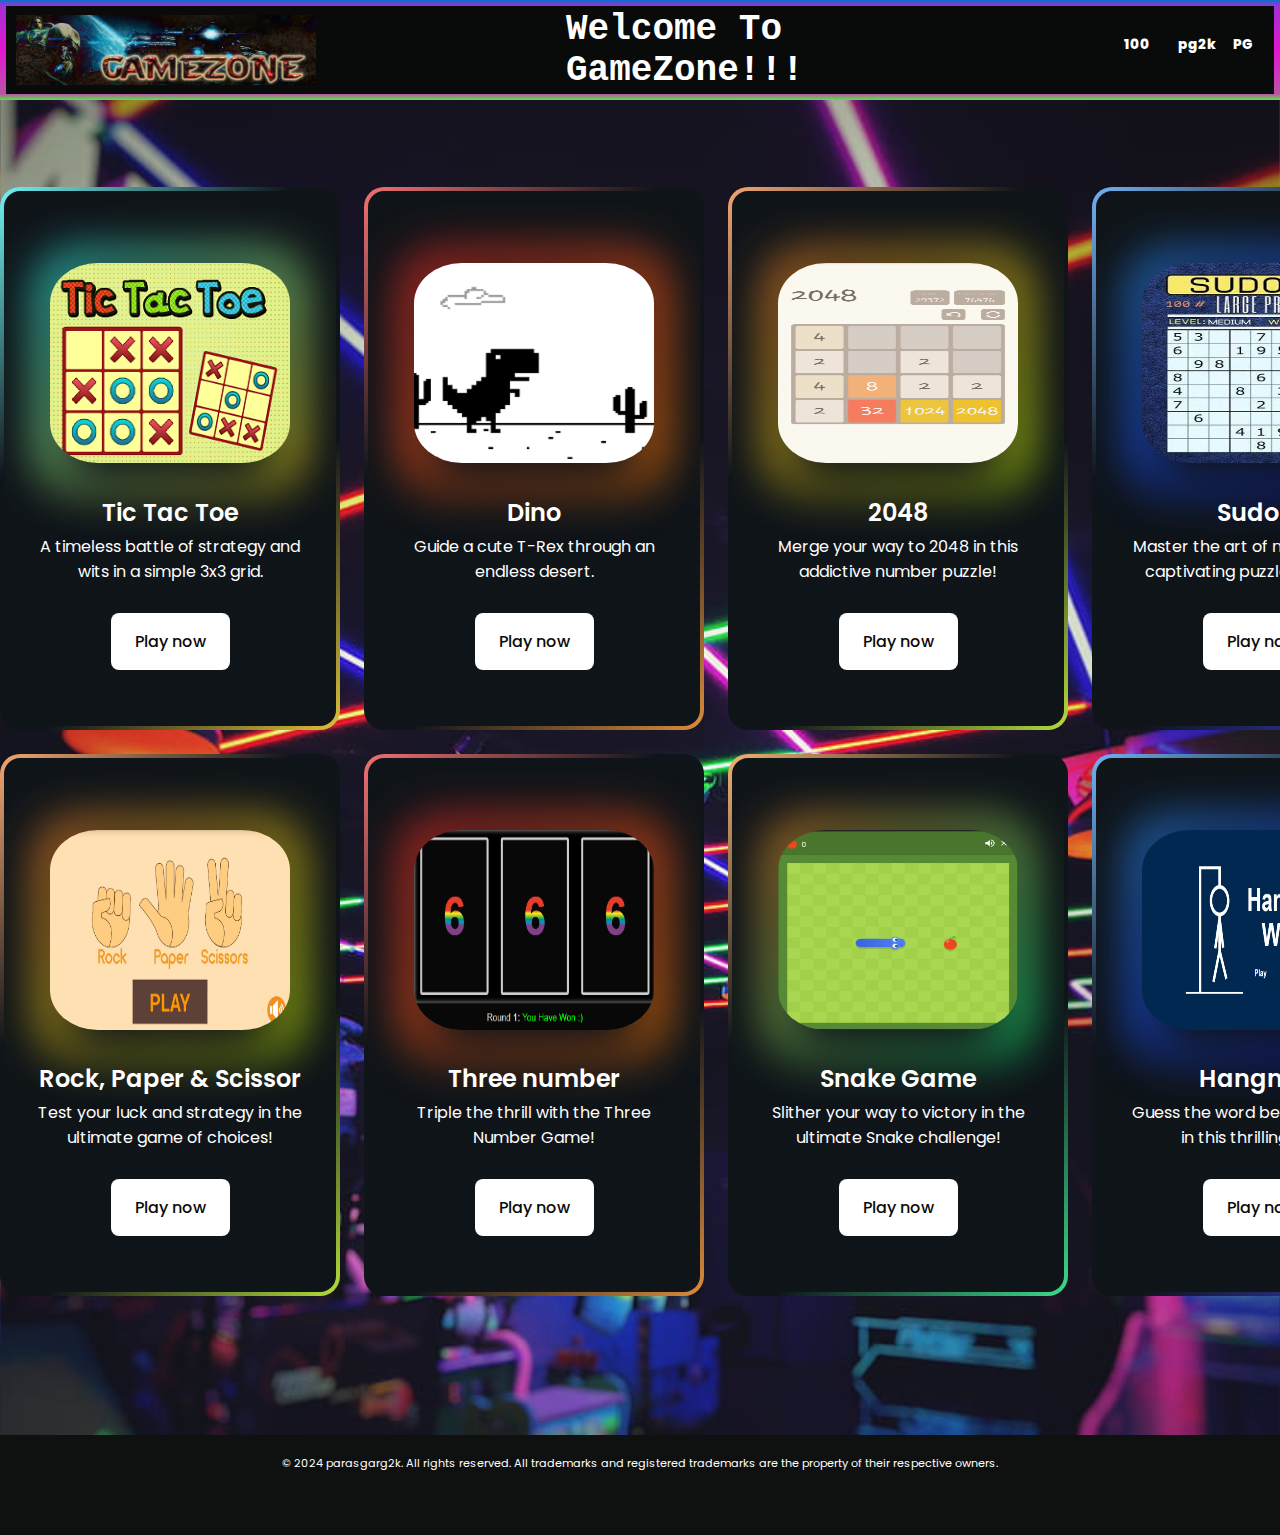
<file: index.html>
<!DOCTYPE html>
   <html lang="en">
   <head>
      <meta charset="UTF-8">
      <meta name="viewport" content="width=device-width, initial-scale=1.0">
      <!--=============== CSS ===============-->
      <link rel="stylesheet" href="style.css">
      <link
      rel="stylesheet"
      href="https://cdnjs.cloudflare.com/ajax/libs/font-awesome/6.5.1/css/all.min.css"
      integrity="sha512-DTOQO9RWCH3ppGqcWaEA1BIZOC6xxalwEsw9c2QQeAIftl+Vegovlnee1c9QX4TctnWMn13TZye+giMm8e2LwA=="
      crossorigin="anonymous"
      referrerpolicy="no-referrer"
    />
      <title>GameZone</title>
   </head>

   <body>
    <!-- navbar -->
    <div class="navbar">
        <div class="nav-logo border">
          <div class="logo"></div>
        </div>

        <div class="welcome">
            <h2> Welcome To GameZone!!!</h2>
        </div>
       

        <div class="nav-address icon">
          <div class="add-icon">
            <i class="fa-solid fa-coins"></i>
            <p class="add-2nd">100</p>
          </div>
        </div>

        <div class="nav-address icon">
            <div class="add-icon">
                <i class="fa-solid fa-user-secret"></i>
              <p class="add-2nd">pg2k</p>
            </div>
          </div>

          <div class="nav-address icon">
            <div class="add-icon">
                <i class="fa-solid fa-circle-user"></i>
              <p class="add-2nd">PG</p>
            </div>
          </div>

<!-- Cards     -->
      </div>
      <div class="container">
         <div class="card__container">
            <article class="card__article card__green">
               <div class="card__scale-1"></div>
               <div class="card__scale-2"></div>

               <div class="card">
                <div class="card__border">
                    <img src="img1.PNG" alt="card image" class="card__img">
                </div>
   
               <div class="card__data">
                  <h2 class="card__title">Tic Tac Toe</h2>
                  
                  <p class="card__description">
                     A timeless battle of strategy and wits in a simple 3x3 grid.
                  </p>

                  <a href="tictactoe\\index.html" class="card__button">
                     Play now
                  </a>
               </div>
            </article>
   
            <article class="card__article card__orange">
               <div class="card__scale-1"></div>
               <div class="card__scale-2"></div>

               <div class="card">
                <div class="card__border">
                    <img src="dinoimg.png" alt="card image" class="card__img">
                </div>
   
                <div class="card__data">
                    <h2 class="card__title">Dino</h2>
                    
                    <p class="card__description">
                     Guide a cute T-Rex through an endless desert.
                    </p>
  
                    <a href="dino\\index.html" class="card__button">
                       Play now
                    </a>
                 </div>
            </article>
   
            <article class="card__article card__3">
               <div class="card__scale-1"></div>
               <div class="card__scale-2"></div>

               <div class="card">
                <div class="card__border">
                    <img src="2048img.png" alt="card image" class="card__img">
                </div>
                <div class="card__data">
                    <h2 class="card__title">2048</h2>
                    
                    <p class="card__description">
                       Merge your way to 2048 in this addictive number puzzle!
                    </p>
  
                    <a href="2048\\index.html" class="card__button">
                       Play now
                    </a>
                 </div>
            </article>

            <article class="card__article ">
               <div class="card__scale-1"></div>
               <div class="card__scale-2"></div>

               <div class="card">
                   <div class="card__border">
                       <img src="sudokoimg.jpeg" alt="card image" class="card__img">
                   </div>
   
                   <div class="card__data">
                       <h2 class="card__title">Sudoko</h2>
                       
                       <p class="card__description">
                          Master the art of numbers in this captivating puzzle adventure!
                       </p>
     
                       <a href="sudoko\\index.html" class="card__button">
                          Play now
                       </a>
                    </div>
            </article>

            <article class="card__article card__3">
                <div class="card__scale-1"></div>
                <div class="card__scale-2"></div>
 
                <div class="card">
                    <div class="card__border">
                        <img src="rps.jpg" alt="card image" class="card__img">
                    </div>
    
                    <div class="card__data">
                        <h2 class="card__title">Rock, Paper & Scissor</h2>
                        
                        <p class="card__description">
                           Test your luck and strategy in the ultimate game of choices!
                        </p>
      
                        <a href="sps\\index.html" class="card__button">
                           Play now
                        </a>
                     </div>
             </article>

             

             <article class="card__article card__orange">
                <div class="card__scale-1"></div>
                <div class="card__scale-2"></div>
                <div class="card">
                    <div class="card__border">
                        <img src="3no.png" alt="card image" class="card__img">
                    </div>
                    <div class="card__data">
                        <h2 class="card__title">Three number</h2>
                        
                        <p class="card__description">
                           Triple the thrill with the Three Number Game!
                        </p>
      
                        <a href="threeno\\index.html" class="card__button">
                           Play now
                        </a>
                     </div>
             </article>

             <article class="card__article card__4">
               <div class="card__scale-1"></div>
               <div class="card__scale-2"></div>

               <div class="card">
                <div class="card__border">
                    <img src="sg.png" alt="card image" class="card__img">
                </div>
   
                <div class="card__data">
                    <h2 class="card__title">Snake Game</h2>
                    
                    <p class="card__description">
                     Slither your way to victory in the ultimate Snake challenge!
                    </p>
  
                    <a href="snake\\index.html" class="card__button">
                       Play now
                    </a>
                 </div>
            </article>

            <article class="card__article">
               <div class="card__scale-1"></div>
               <div class="card__scale-2"></div>

               <div class="card">
                <div class="card__border">
                    <img src="hang.png" alt="card image" class="card__img">
                </div>
   
                <div class="card__data">
                    <h2 class="card__title">Hangman</h2>
                    
                    <p class="card__description">
                     Guess the word before you hang, in this thrilling game!
                    </p>
  
                    <a href="hangman\\index.html" class="card__button">
                       Play now
                    </a>
                 </div>
            </article>
         </div>
      </div>
   
    <!-- footer -->
    <div class="footpanel4"> 
        <div class="pages">
         <i class="fa-brands fa-square-instagram"></i>
         <i class="fa-brands fa-square-github"></i>
         <i class="fa-brands fa-square-x-twitter"></i>
         <i class="fa-brands fa-square-snapchat"></i>
        </div>
        <div class="copyright">
          <p>© 2024 parasgarg2k. All rights reserved. All trademarks and registered trademarks are the property of their respective owners.</p>
        </div>
      </div>
    </div>
   </body>
</html>
</file>
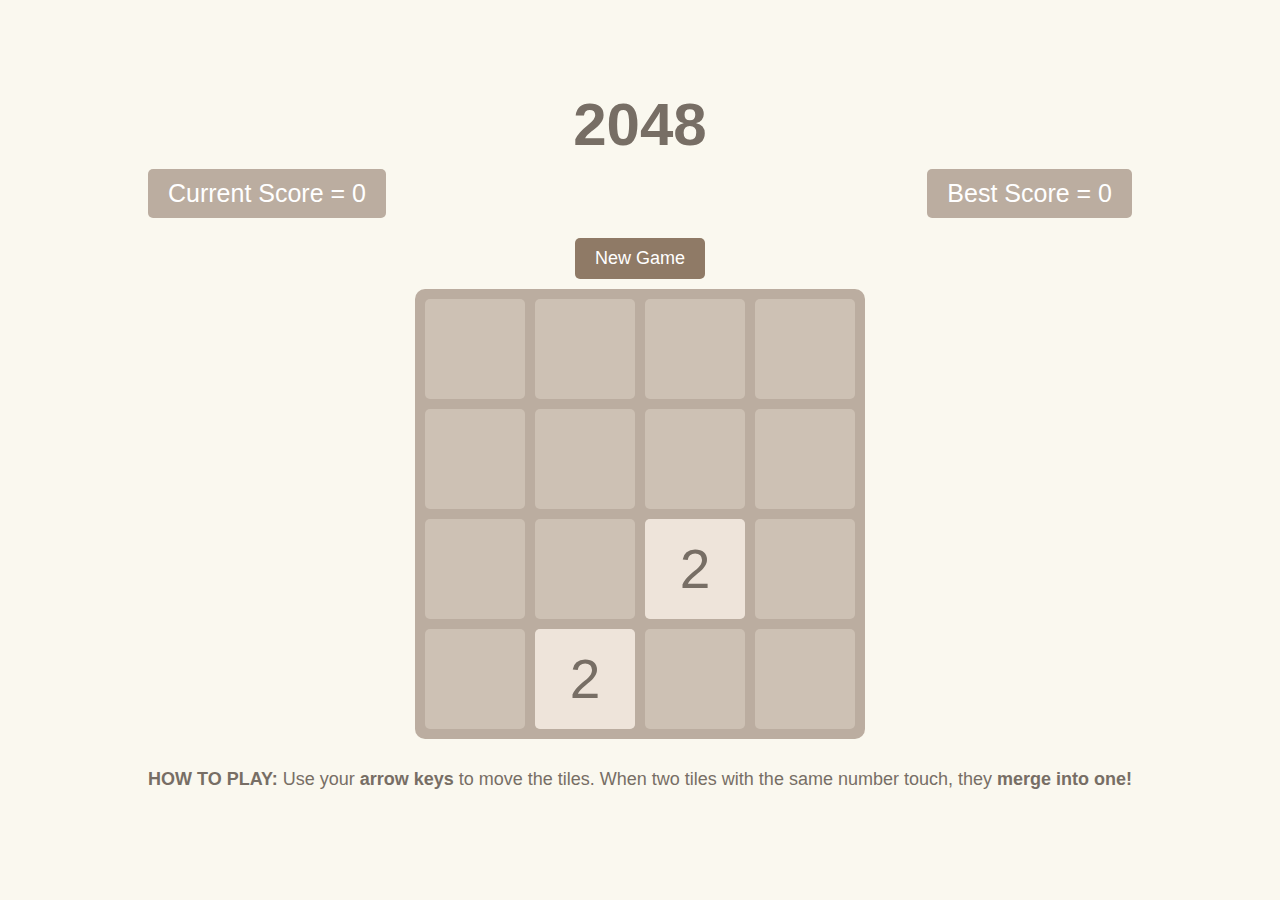
<file: 2048/index.html>
<!DOCTYPE html>
<html lang="en">
<head>
    <meta charset="UTF-8">
    <meta name="viewport" content="width=device-width, initial-scale=1.0">
    <title>2048 Game</title>
    <link rel="stylesheet" href="styles.css">
</head>
<body>
    <div class="container">
        <div class="heading">
            <h1>2048</h1>
            <div class="scores-container">
                <div class="score-container">Current Score = 0</div>
                <div class="best-container">Best Score = 0</div>
            </div>
            <button class="new-game-button">New Game</button>
        </div>
        <div class="game-container">
            <div class="grid-container">
                <div class="grid-row">
                    <div class="grid-cell"></div>
                    <div class="grid-cell"></div>
                    <div class="grid-cell"></div>
                    <div class="grid-cell"></div>
                </div>
                <div class="grid-row">
                    <div class="grid-cell"></div>
                    <div class="grid-cell"></div>
                    <div class="grid-cell"></div>
                    <div class="grid-cell"></div>
                </div>
                <div class="grid-row">
                    <div class="grid-cell"></div>
                    <div class="grid-cell"></div>
                    <div class="grid-cell"></div>
                    <div class="grid-cell"></div>
                </div>
                <div class="grid-row">
                    <div class="grid-cell"></div>
                    <div class="grid-cell"></div>
                    <div class="grid-cell"></div>
                    <div class="grid-cell"></div>
                </div>
            </div>
            <div class="tile-container"></div>
        </div>
        <p class="game-explanation">
            <strong>HOW TO PLAY:</strong> Use your <strong>arrow keys</strong> to move the tiles. When two tiles with the same number touch, they <strong>merge into one!</strong>
        </p>
    </div>
    <script src="game.js"></script>
</body>
</html>
</file>
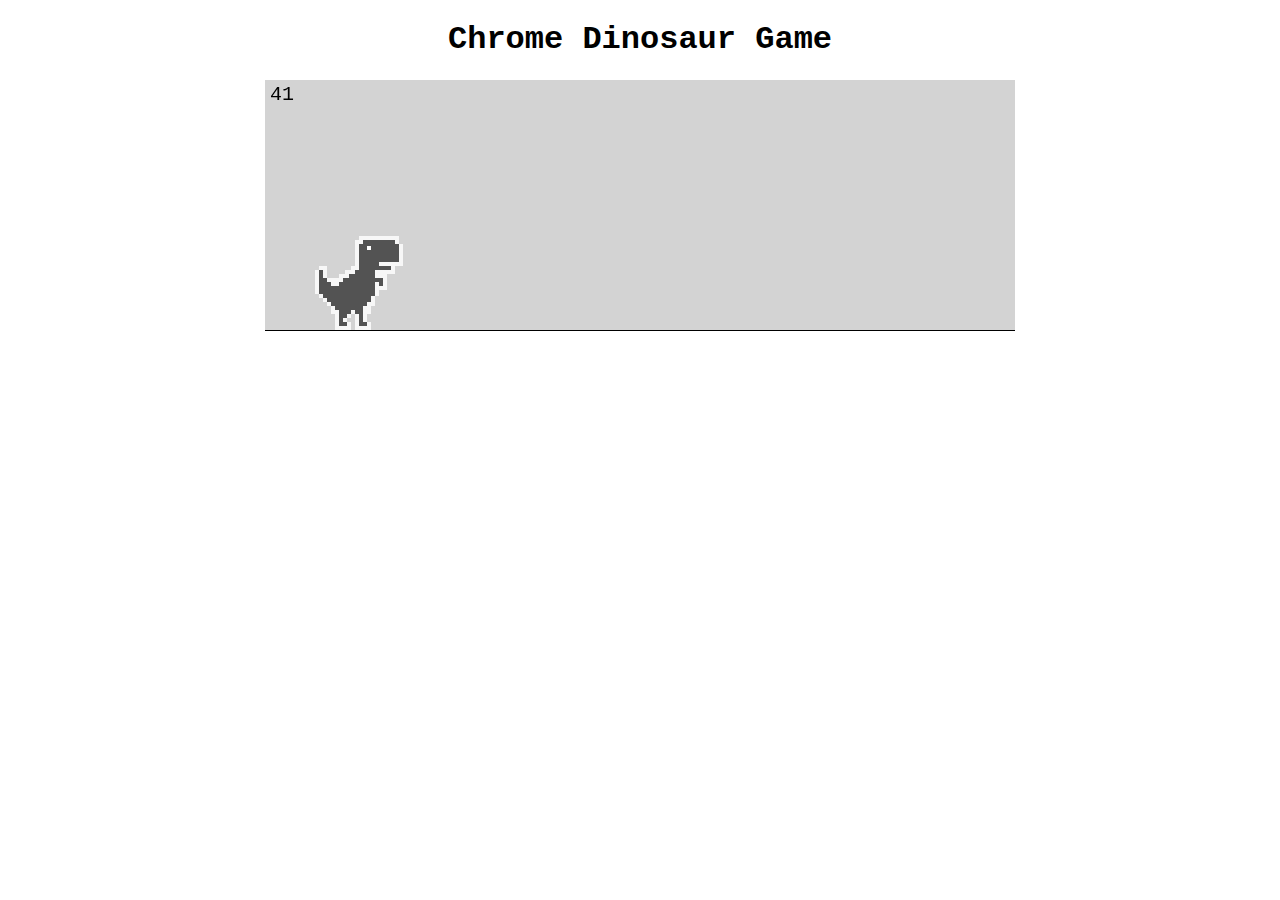
<file: dino/index.html>
<!DOCTYPE html>
<html>
    <head>
        <meta charset="UTF-8">
        <meta name="viewport", content="width=device-width, initial-scale=1.0">
        <title>Chrome Dinosaur Game</title>
        <link rel="stylesheet" href="style.css">
        <script src="dino.js"></script>
    </head>
    <body>
        <h1>Chrome Dinosaur Game</h1>
        <canvas id="board"></canvas>
    </body>
</html>
</file>
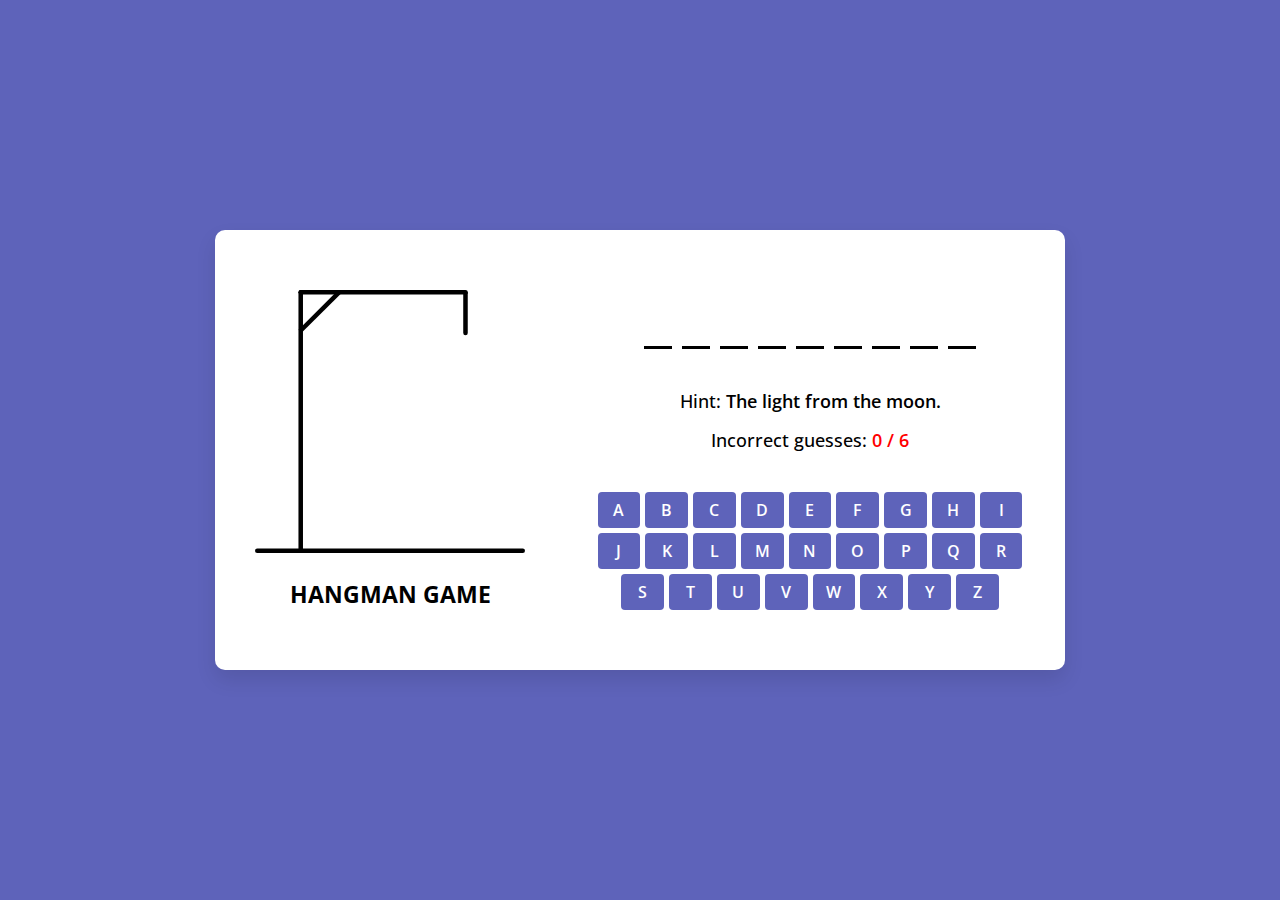
<file: hangman/index.html>
<!DOCTYPE html>
<html lang="en">
<head>
    <meta charset="UTF-8">
    <meta name="viewport" content="width=device-width, initial-scale=1.0">
    <title>Hangman Game</title>
    <link rel="stylesheet" href="style.css">
    <script src="scripts/wordlist.js" defer></script>
    <script src="scripts/script.js" defer></script>
</head>
<body>
    <div class="game-modal">
        <div class="content">
            <h4>Game Over!</h4>
            <p>The correct word was: <b>rainbow</b></p>
            <button class="play-again">Play Again</button>
        </div>
    </div>
    <div class="container">
        <div class="hangman-box">
            <img src="#" draggable="false" alt="hangman-img">
            <h1>Hangman Game</h1>
        </div>
        <div class="game-box">
            <ul class="word-display"></ul>
            <h4 class="hint-text">Hint: <b></b></h4>
            <h4 class="guesses-text">Incorrect guesses: <b></b></h4>
            <div class="keyboard"></div>
        </div>
    </div>
</body>
</html>
</file>
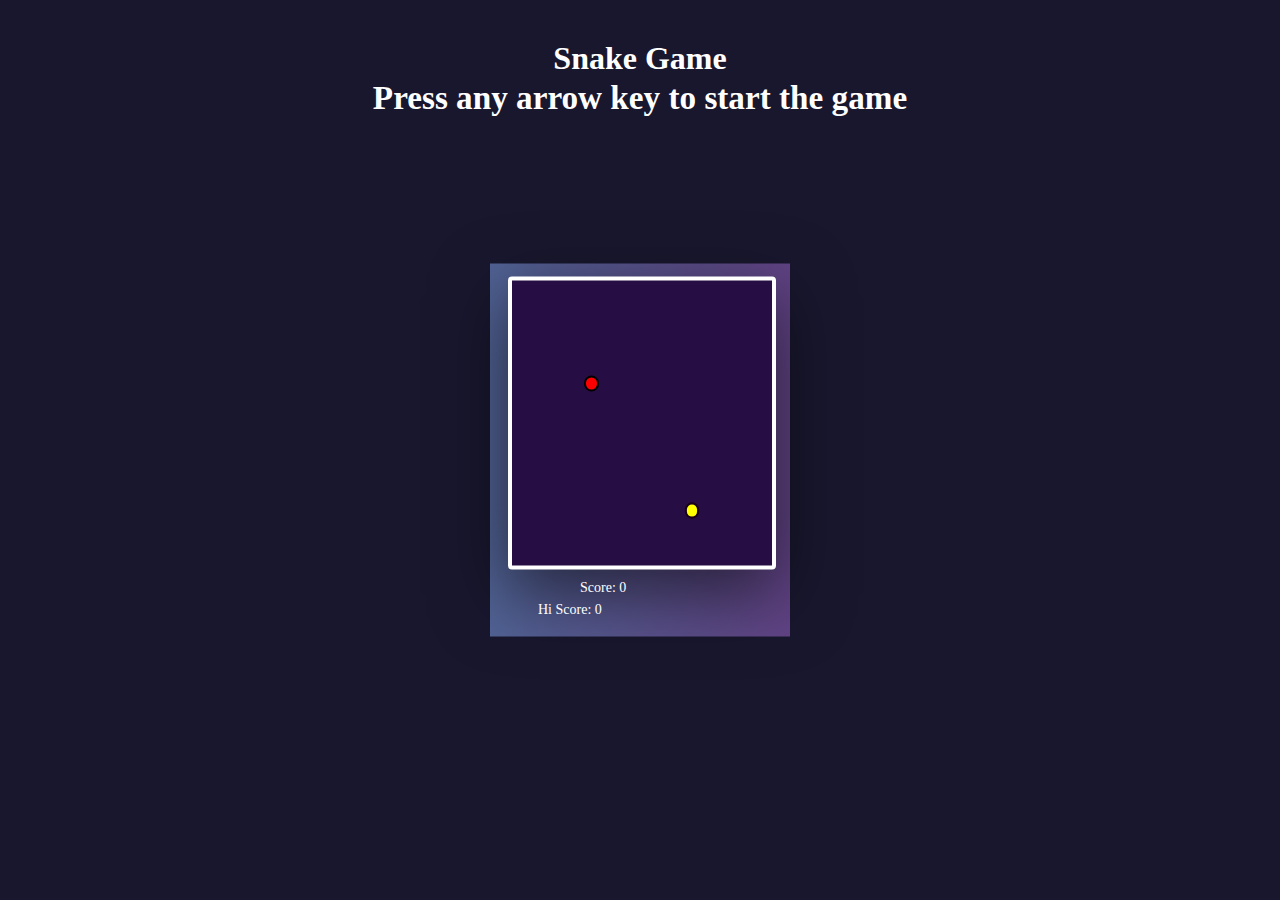
<file: snake/index.html>
<!DOCTYPE html>
<html lang="en">

<head>
    <meta charset="UTF-8">
    <meta http-equiv="X-UA-Compatible" content="IE=edge">
    <meta name="viewport" content="width=device-width, initial-scale=1.0">
    <script src="https://cdnjs.cloudflare.com/ajax/libs/jquery/3.6.0/jquery.min.js"></script>
    <link rel="stylesheet" href="style.css">
    <title>Snake Game</title>
</head>

<body>
    <h1>Snake Game</h1>
    <br />
    <h5>Press any arrow key to start the game</h5>
    <div class="main">
        <div class="content">
            <div id="board"></div>
        </div>
        <div id="scoreBox">Score: 0</div>
        <div id="hiscoreBox">Hi Score: 0</div>
    </div>

    <script src="script.js"></script>
</body>

</html>
</file>
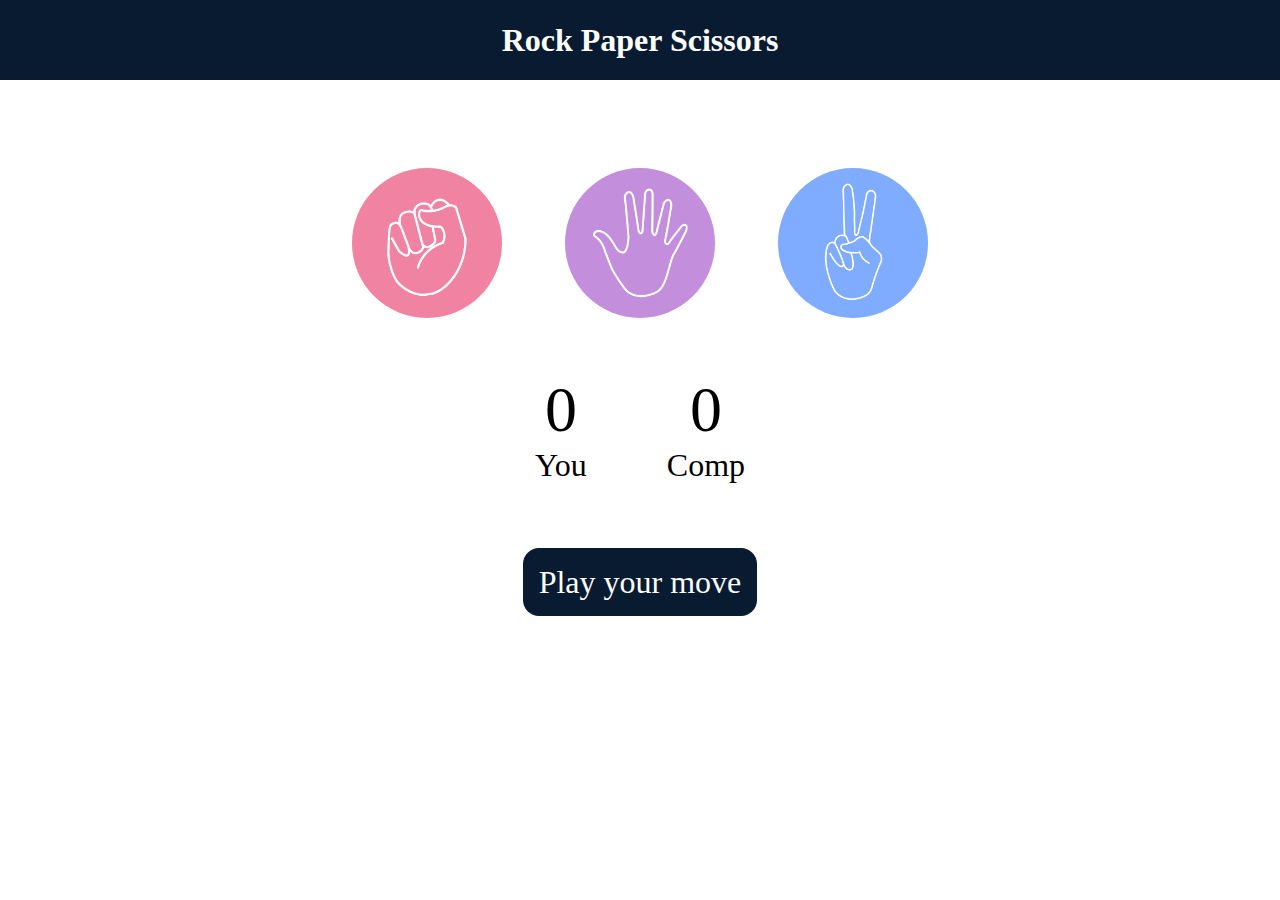
<file: sps/index.html>
<!DOCTYPE html>
<html lang="en">
  <head>
    <meta charset="UTF-8" />
    <meta name="viewport" content="width=device-width, initial-scale=1.0" />
    <title>Rock Paper Scissors Game</title>
    <link rel="stylesheet" href="style.css" />
  </head>
  <body>
    <h1>Rock Paper Scissors</h1>
    <div class="choices">
      <div class="choice" id="rock">
        <img src="./images/rock.png" />
      </div>
      <div class="choice" id="paper">
        <img src="./images/paper.png" />
      </div>
      <div class="choice" id="scissors">
        <img src="./images/scissors.png" />
      </div>
    </div>

    <div class="score-board">
      <div class="score">
        <p id="user-score">0</p>
        <p>You</p>
      </div>
      <div class="score">
        <p id="comp-score">0</p>
        <p>Comp</p>
      </div>
    </div>

    <div class="msg-container">
      <p id="msg">Play your move</p>
    </div>
    <script src="app.js"></script>
  </body>
</html>
</file>
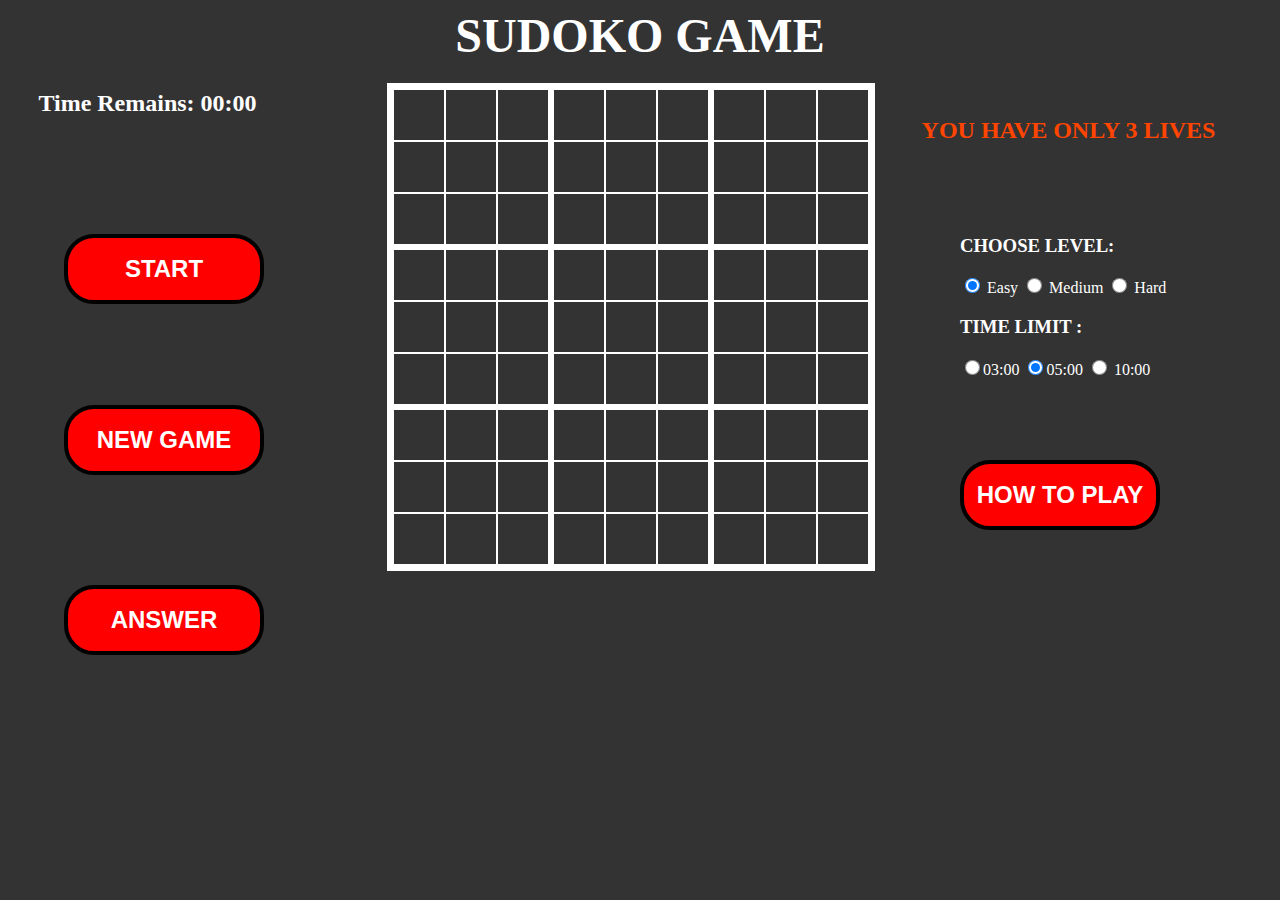
<file: sudoko/index.html>
<!DOCTYPE html>
<html lang="en">
<head>
    <meta charset="UTF-8">
    <meta http-equiv="X-UA-Compatible" content="IE=edge">
    <meta name="viewport" content="width=device-width, initial-scale=1.0">
    <title>Sudoku</title>
    <link rel="stylesheet" href="style.css">
</head>
<body>

    <h1>SUDOKO GAME</h1>

    <div id="main">
        <div id="row1">
           <div id="box1" class="box"></div>
           <div id="box2" class="box"></div>
           <div id="box3" class="box"></div> 
        </div>
        <div id="row2">
            <div id="box4" class="box"></div>
            <div id="box5" class="box"></div>
            <div id="box6" class="box"></div>
        </div>
        <div id="row3">
            <div id="box7" class="box"></div>
            <div id="box8" class="box"></div>
            <div id="box9" class="box"></div>
        </div>
    </div>

    <button type="button" id="start" onclick="start()">START</button>
    <button type="button" id="replay" onclick="replay()">NEW GAME</button>
    <button type="button" id="answer" onclick="answer()">ANSWER</button>

    <div id="game_type">
        <h3>CHOOSE LEVEL:</h3>
        <label><input type="radio" id="easy" class="label" name="diff_level" checked> Easy</label>
        <label><input type="radio" id="medium" class="label" name="diff_level" > Medium</label>
        <label><input type="radio" id="hard" class="label" name="diff_level"> Hard</label>
        <h3>TIME LIMIT :</h3>
        <label><input type="radio" id="time1" class="label" name="time"><span id="time1_min">03</span>:<span id="time1_sec">00</span></label>
        <label><input type="radio" id="time2" class="label" name="time" checked><span id="time2_min">05</span>:<span id="time2_sec">00</span></label>
        <label><input type="radio" id="time3" class="label" name="time"> <span id="time3_min">10</span>:<span id="time3_sec">00</span></label>
        
        <button type="button" id="help" onclick="help()">HOW TO PLAY</button>

    </div>

    <div id="lives">YOU HAVE ONLY <span id="rem_live">3</span> LIVES</div>

    <div id="timer">Time Remains: <span id="time_min">00</span>:<span id="time_sec">00</span></div>

    <script src="script.js"></script>
    
</body>
</html>
</file>
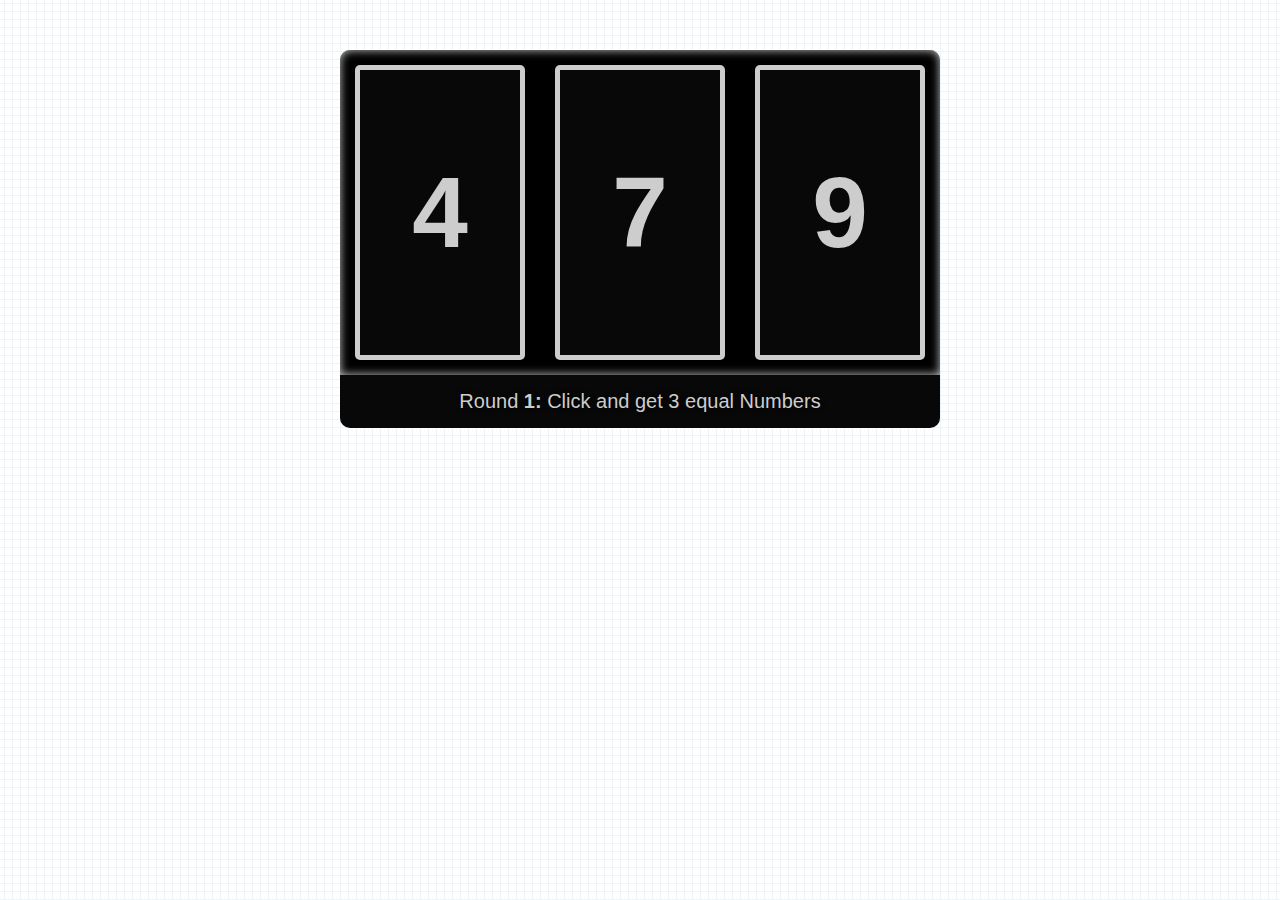
<file: threeno/index.html>
<!DOCTYPE html>
<html lang="en" >
<head>
  <meta charset="UTF-8">
  <title>Three Number Game</title>
  <link rel="stylesheet" href="./style.css">

</head>
<body>
<!-- partial:index.partial.html -->
<div class="container">
	<div class="ctn-cyphers">
		<div class="cypher-1">
			<span>
				1
			</span>
		</div>

		<div class="cypher-2">
			<span>
				2
			</span>
		</div>

		<div class="cypher-3">
			<span>
				3
			</span>
		</div>
	</div>

	<div id="result" class="result">
		<p>
			Round
			<span id="round" class="round">
			 1:
			</span>

			<span class="content-result" id="content-result">
				Click and get 3 equal Numbers
			</span>
		</p>
	</div>

	<div id="reset" class="reset">
		<button type="button"></button>
	</div>
</div>
<!-- partial -->
  <script src='https://cdnjs.cloudflare.com/ajax/libs/jquery/3.3.1/jquery.min.js'></script><script  src="./script.js"></script>

</body>
</html>
</file>
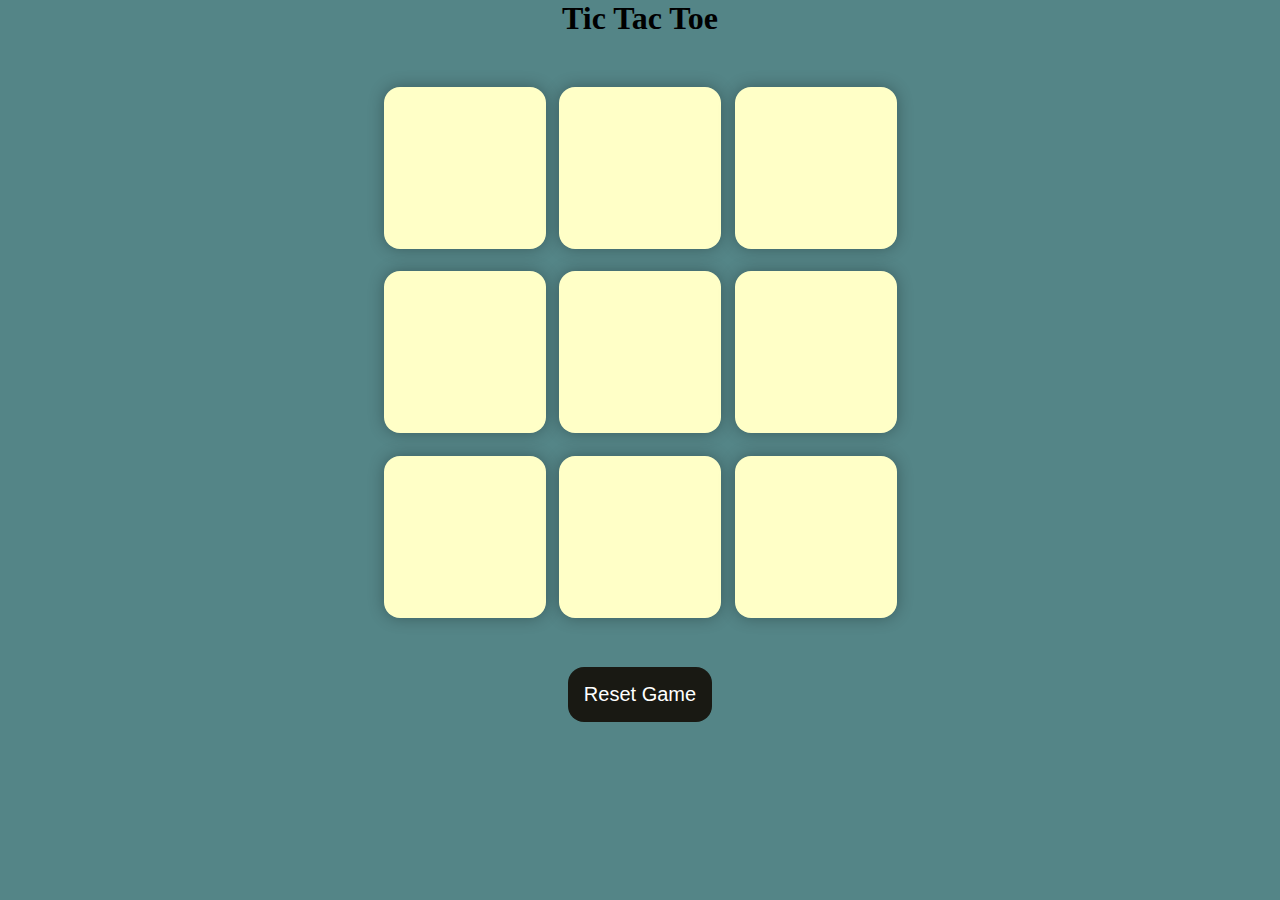
<file: tictactoe/index.html>
<!DOCTYPE html>
<html lang="en">
  <head>
    <meta charset="UTF-8" />
    <meta name="viewport" content="width=device-width, initial-scale=1.0" />
    <title>Tic Tac Toe</title>
    <link rel="stylesheet" href="style.css" />
  </head>
  <body>
      <div class="msgcont hide">
        <p id="msg">Winner</p>
        <button id="newbtn">New Game</button>
      </div>

    <main>
      <h1>Tic Tac Toe</h1>
      <div class="container">
        <div class="game">
          <button class="box"></button>
          <button class="box"></button>
          <button class="box"></button>
          <button class="box"></button>
          <button class="box"></button>
          <button class="box"></button>
          <button class="box"></button>
          <button class="box"></button>
          <button class="box"></button>
        </div>
      </div>
      <button id="reset">Reset Game</button>
    </main>
    <script src="app.js"></script>
  </body>
</html>
</file>
<file: style.css>
/*=============== GOOGLE FONTS ===============*/
@import url("https://fonts.googleapis.com/css2?family=Poppins:wght@400;500;600&display=swap");
/*=============== VARIABLES CSS ===============*/
:root {
  /*========== Colors ==========*/
  /*Color mode HSL(hue, saturation, lightness)*/
  --white-color: #fff;
  --black-color: hsl(0, 0%, 4%);
  --body-color: hsl(0, 0%, 4%);
  --container-color: hsl(210, 24%, 8%);
  /*========== Font and typography ==========*/
  /*.5rem = 8px | 1rem = 16px ...*/
  --body-font: "Poppins", sans-serif;
  --h2-font-size: 1.25rem;
  --normal-font-size: .938rem;
}
@media screen and (min-width: 1024px) {
  :root {
    --h2-font-size: 1.5rem;
    --normal-font-size: 1rem;
  }
}

/*=============== BASE ===============*/
* {
  box-sizing: border-box;
  padding: 0;
  margin: 0;
}

body {
  font-family: var(--body-font);
  font-size: var(--normal-font-size);
  background-image: url('gz.jpg');
  background-size:cover;
}


a {
  text-decoration: none;
}
/*Nav Bar*/
.navbar{
  height:100px;
  background-color: #090a0a;
  color:white;
  display:flex;
  align-items: center;
  border:6px solid;
  margin-bottom: 15px;
  border-image: linear-gradient(#0d6ecf, #e315d2,#56e743) 35;
  /* justify-content: space-evenly; */
}

/* logo */
.nav-logo{
  margin-left:10px;
  height:70px;
  width:300px;
}
.logo{
  background-image:url("logo.png") ;
  background-size:cover;
  height:70px;
  width: 300px;
  align-items: center;
  justify-content: center;
}

.welcome{
  font-size: x-large;
  font-family: 'Courier New', Courier, monospace;
  margin-left: 250px;
  margin-right: 210px;
  align-items: center;
  justify-content: center;
}

.nav-address{
  margin-left:18px;
  width:5%;
  height:30px;
  
}
.add-2nd{
  font-size:0.85rem ;
  margin-left: 3.5px;
  font-weight: 720;
}
.add-icon{
  display : flex;
  align-items:center;
}

.icon{
  margin-left: 10px;
  align-items: center;
  justify-content: center;
}





/*=============== CARD ===============*/
.container {
  display: grid;
  place-items: center;
  margin-inline: 1 rem;
}

.card__container, .card__article {
  display: grid;
  gap: 1.5rem;
}
.card__container {
  padding-block: 4.5rem;
}
.card__article {
  --hue-1: 210;
  --hue-2: 238;
  position: relative;
  justify-items: center;
  color: var(--white-color);
  text-align: center;
  padding: 4rem 2rem 3rem;
  border: 4px solid transparent;
  background: linear-gradient(var(--container-color), var(--container-color)) padding-box, linear-gradient(135deg, hsl(var(--hue-1), 85%, 70%) 0%, var(--container-color), var(--container-color), hsl(var(--hue-2), 70%, 55%) 100%) border-box;
  border-radius: 1.25rem;
  overflow: hidden;
}
* {
  box-sizing: border-box;
  padding: 0;
  margin: 0;
}

img {
  max-width: 100%;
  height: auto;
}

.card {
  position: relative;
  text-align: center;
}
.card__img {
  width: 240px;
  height : 200px;
  border-radius: 20%;
  margin-bottom: 1.99rem;
}
.card__border {
  display: grid;
  place-items: center;
}
.card__description {
  margin-bottom: 1.8rem;
}
.card__title {
  font-size: var(--h2-font-size);
  margin-bottom: 0.25rem;
  font-weight: 600;
}

.card__data {
  z-index: 3;
}


.card__button {
  display: inline-block;
  background-color: var(--white-color);
  padding: 1rem 1.5rem;
  border-radius: 0.5rem;
  color: var(--black-color);
  font-weight: 500;
}
.card__orange {
  --hue-1: 00;
  --hue-2: 30;
}
.card__green {
  --hue-1: 180;
  --hue-2: 50;
}
.card__3 {
  --hue-1: 25;
  --hue-2: 75;
}
.card__4 {
  --hue-1: 390;
  --hue-2: 150;
}
.card__scale-1 {
  width: 260px;
  height: 230px;
  background: linear-gradient(140deg, hsl(var(--hue-1), 70%, 50%) 3%, hsl(var(--hue-2), 95%, 45%) 100%);
  border-radius: 2rem;
  top: 4rem;
}
.card__scale-2 {
  width: 216px;
  height: 216px;
  background: var(--container-color);
  border-radius: 1.5rem;
  top: 5rem;
}
.card__scale-1, .card__scale-2 {
  position: absolute;
  filter: blur(24px);
  transition: transform 0.3s ease-in;
}
.card__article:hover .card__scale-1 {
  transform: scale(12);
}
.card__article:hover .card__scale-2 {
  transform: scale(9);
  transition-delay: 0.1s;
}

/*=============== BREAKPOINTS ===============*/
/* For small devices */
@media screen and (max-width: 320px) {
  .container {
    margin-inline: 1rem;
  }
  .card__article {
    padding: 2rem 1rem;
  }
  .card__scale-1 {
    top: 2rem;
  }
  .card__scale-2 {
    top: 3rem;
  }
}
/* For medium devices */
@media screen and (min-width: 576px) {
  .card__container {
    grid-template-columns: 328px;
  }
}
@media screen and (min-width: 768px) {
  .card__container {
    grid-template-columns: repeat(2, 328px);
  }
}
/* For large devices */
@media screen and (min-width: 1120px) {
  .container {
    height: 80vh;
  }
  .card__container {
    grid-template-columns: repeat(4, 340px);
  }
  .card__article {
    padding: 4.5rem 2rem 3.5rem;
  }
}
.footpanel4{
  margin-top: 600px;
  background-color: #0f1111;
  color:white;
  height:100px;
  font-size: 0.7rem;
  text-align: center;

}
.pages{
  padding-top:15px ;
  font-size:x-large;
}
.copyright{
  margin-top:5px;
}
</file>
<file: 2048/styles.css>
body {
    font-family: Arial, sans-serif;
    margin: 0;
    padding: 0;
    background: #faf8ef;
    color: #776e65;
    display: flex;
    justify-content: center;
    align-items: center;
    height: 100vh;
}

.container {
    text-align: center;
}

.heading h1 {
    font-size: 60px;
    margin: 0;
    padding-top: 10px;
}

.scores-container {
    display: flex;
    justify-content: space-between;
    margin: 10px 0;
}

.score-container, .best-container {
    background: #bbada0;
    color: white;
    font-size: 25px;
    padding: 10px 20px;
    border-radius: 5px;
}

.new-game-button {
    background: #8f7a66;
    color: white;
    font-size: 18px;
    padding: 10px 20px;
    border: none;
    border-radius: 5px;
    cursor: pointer;
    margin: 10px 0;
}

.game-container {
    position: relative;
    margin: 0 auto;
    width: 450px;
    height: 450px;
    background: #bbada0;
    border-radius: 10px;
    padding: 10px;
    box-sizing: border-box;
    overflow: hidden; /* Ensures that overflow content is hidden */
}

.grid-container {
    display: grid;
    grid-template-rows: repeat(4, 1fr);
    grid-template-columns: repeat(4, 1fr);
    gap: 10px;
}

.grid-row {
    display: flex;
}

.grid-cell {
    width: 100px;
    height: 100px;
    background: #cdc1b4;
    border-radius: 5px;
}

.tile-container {
    position: absolute;
    top: 10px;
    left: 10px;
    right: 10px;
    bottom: 10px;
}

.tile {
    position: absolute;
    width: 100px;
    height: 100px;
    background: #eee4da;
    border-radius: 5px;
    font-size: 55px;
    line-height: 100px;
    text-align: center;
    color: #776e65;
    transition: all 0.1s ease-in-out;
}

.tile.tile-2 { background: #eee4da; color: #776e65; }
.tile.tile-4 { background: #ede0c8; color: #776e65; }
.tile.tile-8 { background: #f2b179; color: #f9f6f2; }
.tile.tile-16 { background: #f59563; color: #f9f6f2; }
.tile.tile-32 { background: #f67c5f; color: #f9f6f2; }
.tile.tile-64 { background: #f65e3b; color: #f9f6f2; }
.tile.tile-128 { background: #edcf72; color: #f9f6f2; }
.tile.tile-256 { background: #edcc61; color: #f9f6f2; }
.tile.tile-512 { background: #edc850; color: #f9f6f2; }
.tile.tile-1024 { background: #edc53f; color: #f9f6f2; }
.tile.tile-2048 { background: #edc22e; color: #f9f6f2; }

.game-explanation {
    font-size: 18px;
    margin: 30px 0;
}
@media screen and (max-width : 530px){
    .game-container{
        width: 330px;
        height: 330px;
        overflow: hidden;
    }
    .grid-container{
        width: 295px;
        height: 295px;
        
    }
    .grid-cell{
        width: 70px;
        height: 70px;
        overflow: hidden;
    }
    .tile{
        height: 70px;
        width: 70px;
        font-size: 30px;
        line-height: 75px;
    }
    .grid-cell{
        height: 70px;
        width: 70px;
    }
    .game-explanation{
        width: 90%;
        display: inline-block;
    }
    .score-container{
       width: 30%;
    }
    .best-container{
       width: 30%;
    }
}
</file>
<file: dino/style.css>
body {
    font-family:'Courier New', Courier, monospace;
    text-align: center;
}

#board {
    background-color: lightgray;
    border-bottom: 1px solid black;
}
</file>
<file: hangman/style.css>
/* Importing Google font - Open Sans */
@import url("https://fonts.googleapis.com/css2?family=Open+Sans:wght@400;500;600;700&display=swap");
* {
    margin: 0;
    padding: 0;
    box-sizing: border-box;
    font-family: "Open Sans", sans-serif;
}
body {
    display: flex;
    padding: 0 10px;
    align-items: center;
    justify-content: center;
    min-height: 100vh;
    background: #5E63BA;
}
.container {
    display: flex;
    width: 850px;
    gap: 70px;
    padding: 60px 40px;
    background: #fff;
    border-radius: 10px;
    align-items: flex-end;
    justify-content: space-between;
    box-shadow: 0 10px 20px rgba(0,0,0,0.1);
}
.hangman-box img {
    user-select: none;
    max-width: 270px;
}
.hangman-box h1 {
    font-size: 1.45rem;
    text-align: center;
    margin-top: 20px;
    text-transform: uppercase;
}
.game-box .word-display {
    gap: 10px;
    list-style: none;
    display: flex;
    flex-wrap: wrap;
    justify-content: center;
    align-items: center;
}
.word-display .letter {
    width: 28px;
    font-size: 2rem;
    text-align: center;
    font-weight: 600;
    margin-bottom: 40px;
    text-transform: uppercase;
    border-bottom: 3px solid #000;
}
.word-display .letter.guessed {
    margin: -40px 0 35px;
    border-color: transparent;
}
.game-box h4 {
    text-align: center;
    font-size: 1.1rem;
    font-weight: 500;
    margin-bottom: 15px;
}
.game-box h4 b {
    font-weight: 600;
}
.game-box .guesses-text b {
    color: #ff0000;
}
.game-box .keyboard {
    display: flex;
    gap: 5px;
    flex-wrap: wrap;
    margin-top: 40px;
    justify-content: center;
}
:where(.game-modal, .keyboard) button {
    color: #fff;
    border: none;
    outline: none;
    cursor: pointer;
    font-size: 1rem;
    font-weight: 600;
    border-radius: 4px;
    text-transform: uppercase;
    background: #5E63BA;
}
.keyboard button {
    padding: 7px;
    width: calc(100% / 9 - 5px);
}
.keyboard button[disabled] {
    pointer-events: none;
    opacity: 0.6;
}
:where(.game-modal, .keyboard) button:hover {
    background: #8286c9;
}
.game-modal {
    position: fixed;
    top: 0;
    left: 0;
    width: 100%;
    height: 100%;
    opacity: 0;
    pointer-events: none;
    background: rgba(0,0,0,0.6);
    display: flex;
    align-items: center;
    justify-content: center;
    z-index: 9999;
    padding: 0 10px;
    transition: opacity 0.4s ease;
}
.game-modal.show {
    opacity: 1;
    pointer-events: auto;
    transition: opacity 0.4s 0.4s ease;
}
.game-modal .content {
    padding: 30px;
    max-width: 420px;
    width: 100%;
    border-radius: 10px;
    background: #fff;
    text-align: center;
    box-shadow: 0 10px 20px rgba(0,0,0,0.1);
}
.game-modal h4 {
    font-size: 1.53rem;
}
.game-modal p {
    font-size: 1.15rem;
    margin: 15px 0 30px;
    font-weight: 500;
}
.game-modal p b {
    color: #5E63BA;
    font-weight: 600;
}
.game-modal button {
    padding: 12px 23px;
}

@media (max-width: 782px) {
    .container {
        flex-direction: column;
        padding: 30px 15px;
        align-items: center;
    }
    .hangman-box img {
        max-width: 200px;
    }
    .hangman-box h1 {
        display: none;
    }
    .game-box h4 {
        font-size: 1rem;
    }
    .word-display .letter {
        margin-bottom: 35px;
        font-size: 1.7rem;
    }
    .word-display .letter.guessed {
        margin: -35px 0 25px;
    }
    .game-modal img {
        max-width: 120px;
    }
    .game-modal h4 {
        font-size: 1.45rem;
    }
    .game-modal p {
        font-size: 1.1rem;
    }
    .game-modal button {
        padding: 10px 18px;
    }
}
</file>
<file: snake/style.css>
* {
    padding: 0;
    margin: 0;
}

body {
    overflow: hidden;
    background: #19172e;
    font-size: 40px;
}



.main {
    background: #614385;
    background: -webkit-linear-gradient(to right, #516395, #614385);
    background: linear-gradient(to right, #516395, #614385);
    background-repeat: no-repeat;
    align-items: center;
    justify-content: center;
    position: absolute;
    top: 50%;
    left: 50%;
    transform: translate(-50%, -50%);
    display: block;
}

.content {
    width: 300px;
    height: 365px;
    padding-top: 8px;
}

h1 {
    color: #fff;
    text-align: center;
    position: absolute;
    left: 0;
    right: 0;
    top: 30px;
    padding-top: 10px;
    font-size: 2rem !important;
}

h5 {
    color: #fff;
    margin-top: 2rem;
    text-align: center;
}

#board {
    background-color: #260e44;
    width: 260px;
    height: 285px;
    border: 4px solid white;
    border-radius: 4px;
    display: grid;
    grid-template-rows: repeat(18, 1fr);
    grid-template-columns: repeat(18, 1fr);
    box-shadow: rgba(0, 0, 0, 0.56) 0px 22px 70px 4px;
    margin-left: 18px;
    margin-top: 5px;

}

#scoreBox {
    position: absolute;
    font-size: 14px;
    color: white;
    bottom: 11%;
    left: 30%;
    font-family: 'Press Start 2P', cursive;
}

#hiscoreBox {
    position: absolute;
    font-size: 14px;
    color: white;
    bottom: 5%;
    left: 16%;
    font-family: 'Press Start 2P', cursive;
}


.head {
    background: yellow;
    border: 2px solid rgb(26, 1, 26);
    transform: scale(1.02);
    border-radius: 9px;
}

.snake {
    background-color: rgb(0, 225, 255);
}

.food {
    background: red;
    border: .25vmin solid black;
    border-radius: 8px;
}

footer {
    text-align: center;
    color: white;
    font-size: 1rem !important;
    position: absolute;
    left: 0;
    right: 0;
    bottom: 0;
    margin-bottom: 0;
    padding: 5px;
}

footer a:visited {
    color: inherit;
}
</file>
<file: sps/style.css>
* {
    margin: 0;
    padding: 0;
    text-align: center;
  }
  
  h1 {
    background-color: #081b31;
    color: #fff;
    height: 5rem;
    line-height: 5rem;
  }
  
  .choice {
    height: 165px;
    width: 165px;
    border-radius: 50%;
    display: flex;
    justify-content: center;
    align-items: center;
  }
  
  .choice:hover {
    cursor: pointer;
    background-color: #081b31;
  }
  
  img {
    height: 150px;
    width: 150px;
    object-fit: cover;
    border-radius: 50%;
  }
  
  .choices {
    display: flex;
    justify-content: center;
    align-items: center;
    gap: 3rem;
    margin-top: 5rem;
  }
  
  .score-board {
    display: flex;
    justify-content: center;
    align-items: center;
    font-size: 2rem;
    margin-top: 3rem;
    gap: 5rem;
  }
  
  #user-score,
  #comp-score {
    font-size: 4rem;
  }
  
  .msg-container {
    margin-top: 5rem;
  }
  
  #msg {
    background-color: #081b31;
    color: #fff;
    font-size: 2rem;
    display: inline;
    padding: 1rem;
    border-radius: 1rem;
  }
</file>
<file: sudoko/style.css>
body{
    background-color: #333333;
    color:white
 }
 h1{
     margin-top: 0%;
     text-align: CENTER;
     font-family: CURSIVE;
     font-size: XXX-LARGE;
 }
 .box{
     height: 156px;
     width: 156px;
     border: solid white 2px;
     background-color: #333333;
     display: grid;
     grid-template-columns: auto auto auto;
 }
 #main{
     height: 480px;
     width: 480px;
     border: solid white 4px;
     display: flex;
     flex-direction: row;
     margin-left: 30%;
     margin-top: -1%;
 }
 .cell{
     height: 50px;
     width: 50px;
     border: solid white 1px;
     text-align: center;
     background-color: #333333;
     text-align: center;
     font-size: x-large;
     font-weight: bold;
 }
 input{
     height: 45px;
     width: 44px;
     border: none;
     text-align: center;
     font-size: x-large;
     font-weight: bold;
     background-color: #333333;
     color: white;
 }
 button{
     height: 70px;
     width: 200px;
     font-size: x-large;
     font-weight: bold;
     background-color: red;
     border: solid 4px black;
     border-radius: 30px;
     color: white;
     position: absolute;
     cursor: pointer;
 }
 #start{
     top: 26%;
     left: 5%;
 }
 #replay{
     top: 45%;
     left: 5%;
 }
 #answer{
     top: 65%;
     left: 5%;
 }
 
 #game_type{
     position: absolute;
     top: 24%;
     left: 75%;
     
 }
 
 .label{
     height: 15px;
     width: 15px;
     cursor: pointer;
 }
 
 #help{
     left: 0%;
     top: 150%;
 }
 #lives{
     position: absolute;
     top: 13%;
     left: 72%;
     color: orangered;
     font-weight: bold;
     font-size: x-large;
 }
 
 #timer{
     top: 10%;
     position: absolute;
     left: 3%;
     font-size: x-large;
     color: white;
     font-weight: bold;
     
 }
</file>
<file: threeno/style.css>
* {
    box-sizing: border-box;
    margin: 0;
    padding: 0;
  }
  
  *:focus {
      outline: 0;
  }
  
  body{
      background-color: #fff;
      background-size:  8px 8px, 8px 8px;
      background-position: center, center;
      background-image: linear-gradient(#ebf4f9 1px, transparent 1px),linear-gradient(90deg, #ebf4f9 1px, transparent 1px);
  }
  
  html {
      -webkit-tap-highlight-color: rgba(0, 0, 0, 0);
  }
  
  .container {
    margin: 50px auto;
    max-width: 90%;
    width: 600px;
  }
  
  .ctn-cyphers {
    align-items: center;
    background-color: #000000;
    border-radius: 10px 10px 0 0;
    box-shadow: 0 0 10px #cdcdcd inset;
    display: flex;
    justify-content: center;
    width: 100%;
  }
  
  [class^="cypher-"] {
    background-color: #080808;
    border-radius: 5px;
    box-shadow: 0 0 0 5px #cdcdcd inset;
    cursor: pointer;
    font: bold 100px sans-serif;
    margin: 2.5%;
    padding: 15% 0;
    text-align: center;
    width: 100%;
  }
  
  [class^="cypher-"] span {
    background-clip: inherit;
    -webkit-background-clip: text;
    background-color: #cdcdcd;
    color: rgba(0, 0, 0, 0);
  }
  
  [class^="cypher-"] span.active {
    background-image: linear-gradient(
                        to bottom,
                      #e73e2b 40%,
                      #fbee17 45%,
                      #91c03a 50%,
                      #019971 55%,
                      #0197cf 60%,
                      #834288 65%
                      );
  }
  
  .result {
    background-color: #080808;
    border-radius: 0 0 10px 10px;
    padding: 15px 0;
    text-align: center;
  }
  
  .result p {
    color: #cdcdcd;
    font: normal 20px sans-serif;
    text-shadow: 0 0 5px #000000;
  }
  
  .result p .content-result.good {
    color: #00ff00;
  }
  
  .result p .content-result.bad {
    color: #ff0000;
  }
  
  .result p .round {
    font-weight: bold;
  }
  
  .reset {
    display: none;
    text-align: center;
  }
  
  .reset button {
    background-color: rgba(0, 0, 0, 0);
    border-style: none;
    box-shadow: 0 0 0 3px #080808;
    color: #080808;
    cursor: pointer;
    font: bold 20px sans-serif;
    margin-top: 30px;
    padding: 0.5em 2em;
  }
  
  @media screen and (max-width: 500px) {
      .container {
        margin: 5px auto;
          max-width: 80%;
      }
      
    .ctn-cyphers {
      flex-direction: column;
    }
  
    [class^="cypher-"] {
      font-size: 50px;
      margin: 5%;
      padding: 2.5% 0;
      width: 80%;
    }
  }
</file>
<file: tictactoe/style.css>
* {
  margin: 0;
  padding: 0;
}

body {
  background-color: #548587;
  text-align: center;
}

.container {
  height: 70vh;
  display: flex;
  justify-content: center;
  align-items: center;
}

.game {
  height: 60vmin;
  width: 60vmin;
  display: flex;
  flex-wrap: wrap;
  justify-content: center;
  align-items: center;
  gap: 1.5vmin;
}

.box {
  height: 18vmin;
  width: 18vmin;
  border-radius: 1rem;
  border: none;
  box-shadow: 0 0 1rem rgba(0, 0, 0, 0.3);
  font-size: 8vmin;
  color: #b0413e;
  background-color: #ffffc7;
}

#reset {
  padding: 1rem;
  font-size: 1.25rem;
  background-color: #191913;
  color: #fff;
  border-radius: 1rem;
  border: none;
}

#newbtn{
    padding: 1rem;
  font-size: 1.25rem;
  background-color: #191913;
  color: #fff;
  border-radius: 1rem;
  border: none;
}

#msg{
    color: #ffffc7;
    font-size: 5vmin;
}

.msgcont{
    height: 100vmin;
    display:flex;
    justify-content: center;
    align-items: center;
    flex-direction: column;
    gap:4rem;
}

.hide{
    display:none;
}
</file>
